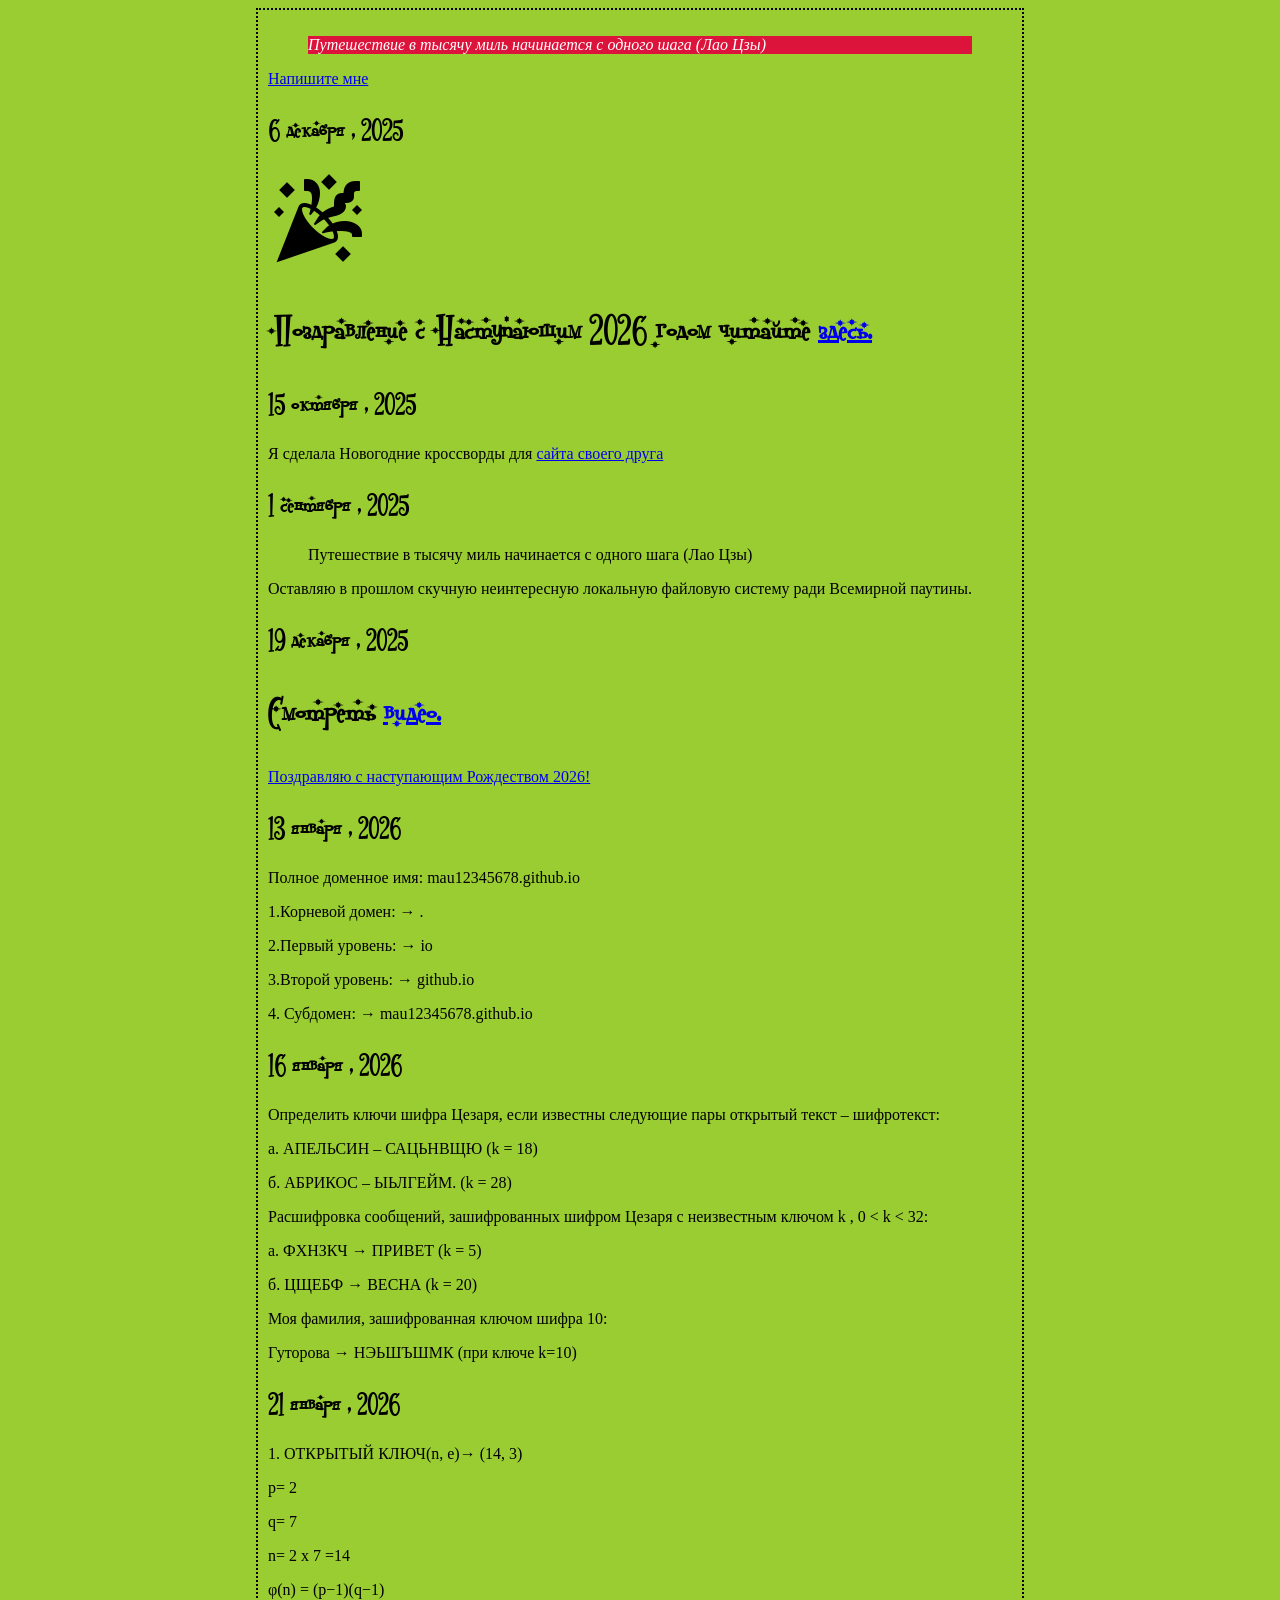
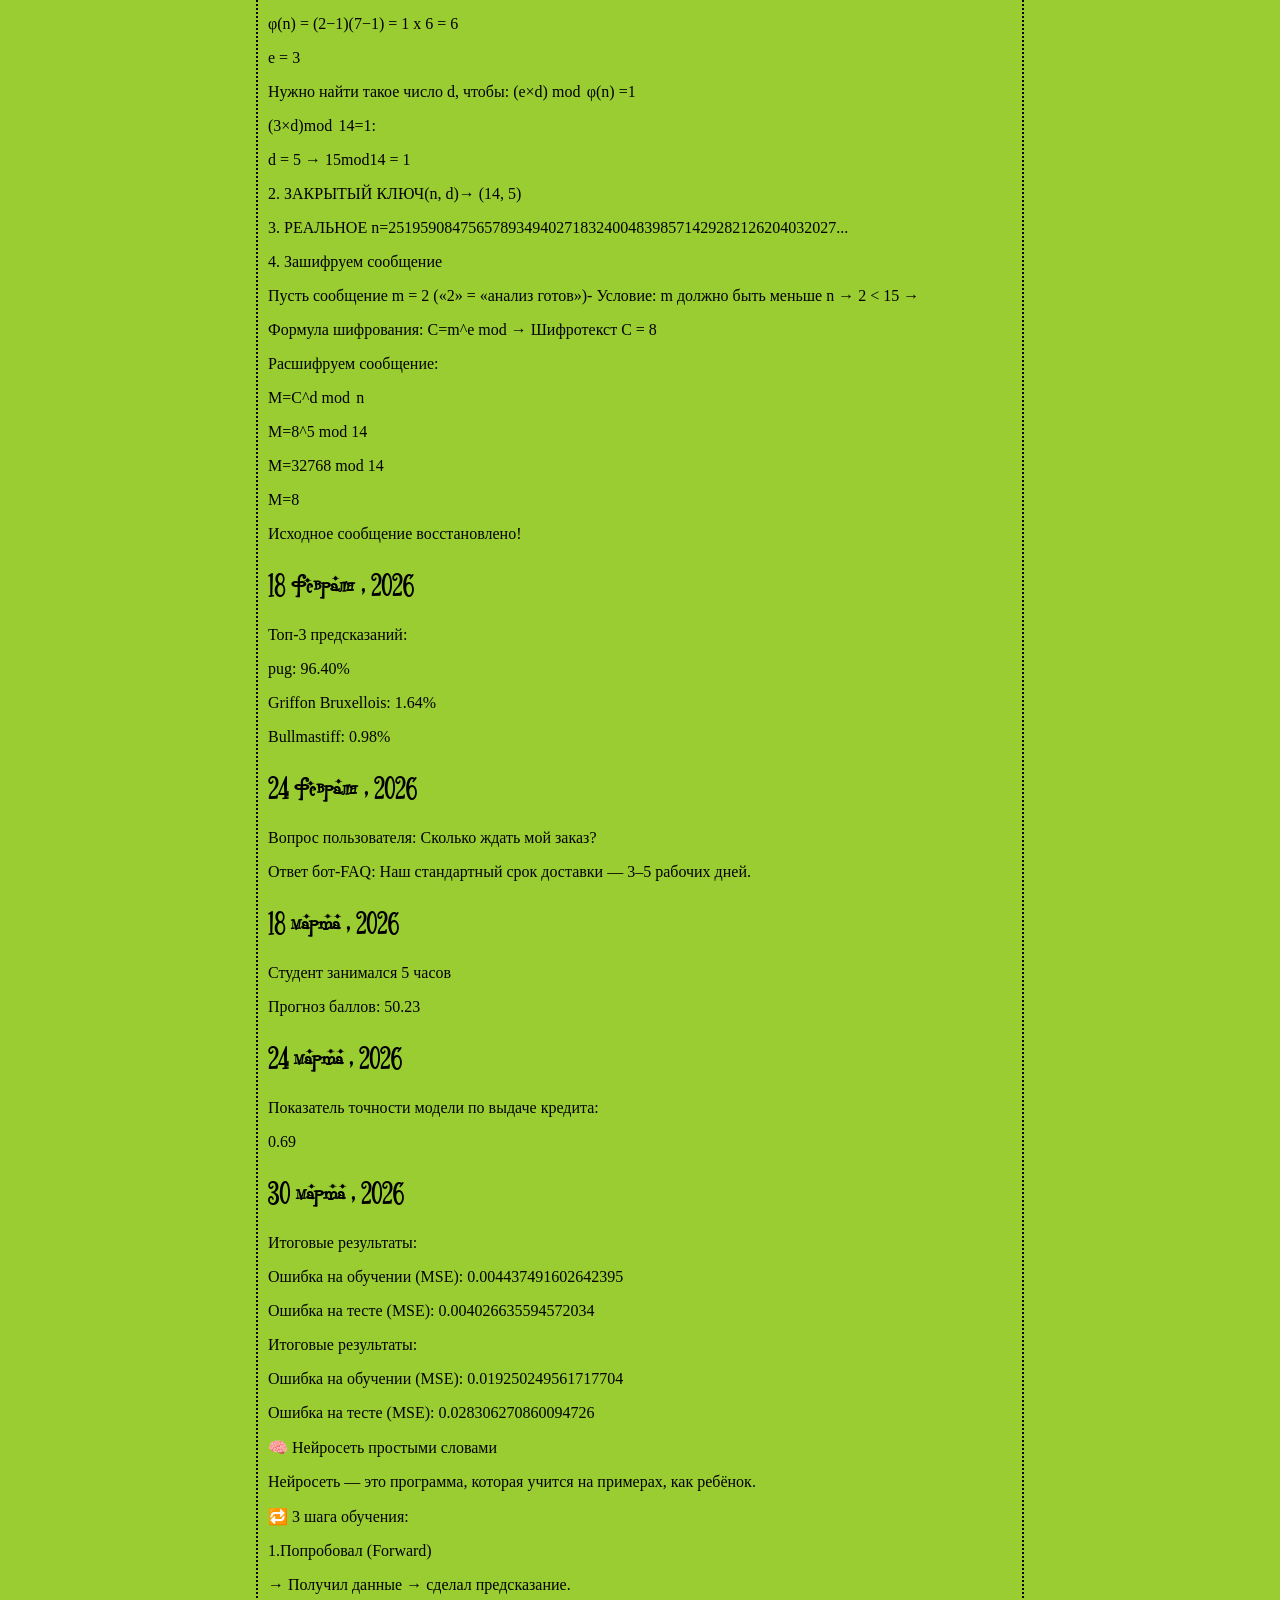
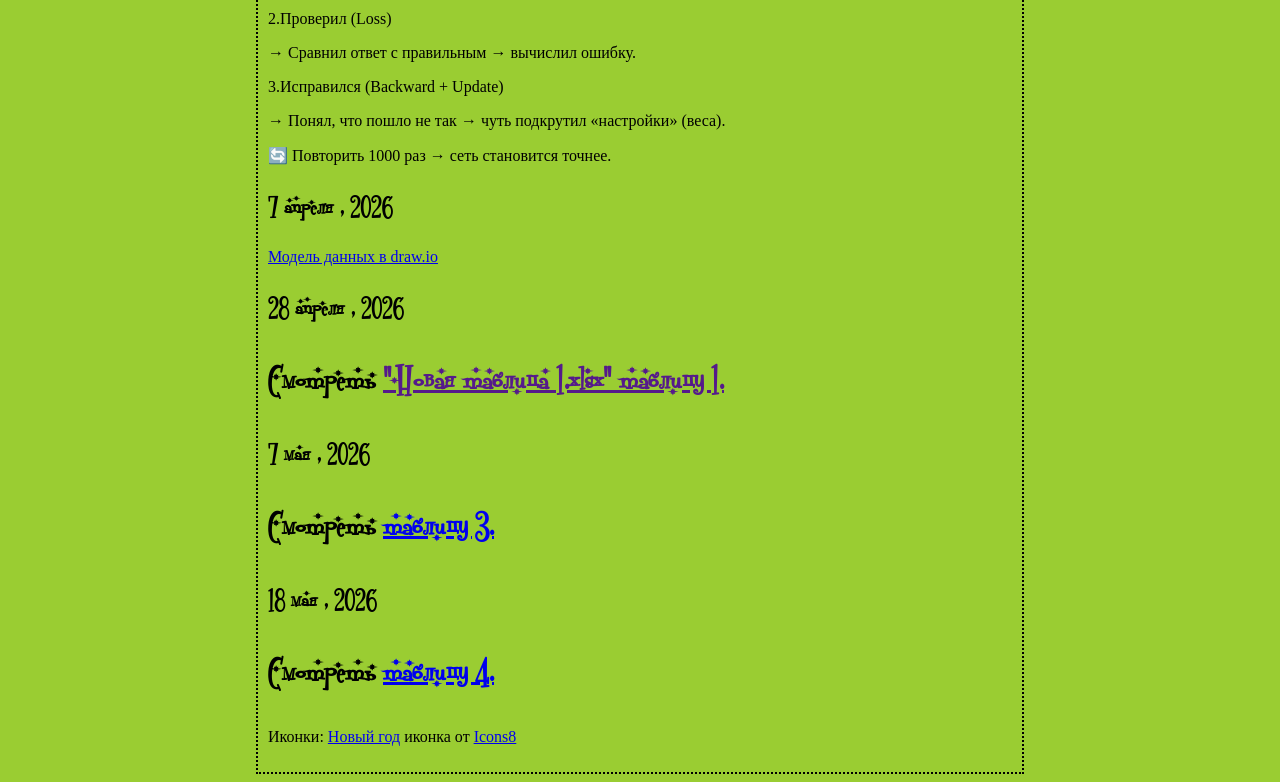
<file: index.html>
<!DOCTYPE html>
<html lang="ru">
    <head>
        <link type="text/css" rel="stylesheet" href="style.css" />
    </head>
    <body>
        <blockquote class="q">Путешествие в тысячу миль начинается с одного шага (Лао Цзы) </blockquote>
        
        <a href="mailto:ccajkovna@gmail.com">Напишите мне</a>
        
        <h2><p class="quote">6 декабря , 2025</h2>
          <img src="Icons/icons8.png" alt="Новый_год">
          <h1><p class="quote">Поздравление с Наступающим 2026 годом читайте <a href="Congratulations2026.html"> здесь.</a> </h1>
        
        <h2><p class="quote"> 15 октября , 2025</h2>
          <p>Я сделала Новогодние кроссворды для <a href="https://ru.wikipedia.org/wiki/Новый_год"  title="Блог моего друга">сайта своего друга</a> </p>
        
        <h2><p class="quote"> 1 сентября , 2025</h2>
          <blockquote>Путешествие в тысячу миль начинается с одного шага (Лао Цзы) </blockquote>
          <p>Оставляю в прошлом скучную неинтересную локальную файловую систему ради Всемирной паутины.</p>
        
        <h2><p class="quote"> 19 декабря , 2025</h2> 
          <p><a Поздравляю с наступающим рождеством 2026</p> 
          <h1><p class="quote"> Смотреть <a href="newTree.mp4">видео.</a> </h1>
          <p><a href="Поздравление_с_Рождеством1.pdf">Поздравляю с наступающим Рождеством 2026!</a></p>
        
        <h2><p class="quote"> 13 января , 2026</h2> 
           <p> Полное доменное имя: mau12345678.github.io <p/>
           <p> 1.Корневой домен: → .<p/>
           <P> 2.Первый уровень: → io <P/>
           <P> 3.Второй уровень: → github.io <P/>
           <P> 4. Субдомен: → mau12345678.github.io </p> 

     <body> 
         <h2><p class="quote"> 16 января , 2026</h2> 
           <p>Определить ключи шифра Цезаря, если известны следующие пары открытый текст – шифротекст: 
           <p>а. АПЕЛЬСИН – САЦЬНВЩЮ (k = 18)</p>
           <p>б. АБРИКОС – ЫЬЛГЕЙМ. (k = 28)</p>
         
           <p>Расшифровка сообщений, зашифрованных шифром Цезаря с неизвестным ключом k , 0 < k < 32: </p>
           <p>а. ФХНЗКЧ → ПРИВЕТ (k = 5)</p>
           <p>б. ЦЩЕБФ → ВЕСНА (k = 20)</p>
           <p> Моя фамилия, зашифрованная ключом шифрa 10:<p/>
           <p>Гуторова → НЭЬШЪШМК (при ключе k=10)</p>
     </body> 

          <h2><p class="quote"> 21 января , 2026</h2>  
          <p>1. ОТКРЫТЫЙ КЛЮЧ(n, e)→ (14, 3)</p>
              <p> p= 2</p>
              <p> q= 7</p>
              <p> n= 2 x 7 =14</p>
              <p> φ(n) = (p−1)(q−1)</p>
              <p> φ(n) = (2−1)(7−1) = 1 x 6 = 6</p>
              <p> e = 3</p>
              <p> Нужно найти такое число d, чтобы: (e×d) mod  φ(n) =1 
              <p> (3×d)mod  14=1:</p> 
              <p> d = 5 → 15mod14 = 1</p>
              <p> </p>
          <p>2. ЗАКРЫТЫЙ КЛЮЧ(n, d)→ (14, 5)</p>
          <p>3. РЕАЛЬНОЕ n=25195908475657893494027183240048398571429282126204032027...</p>
          <p>4. Зашифруем сообщение </p>  
          <p> Пусть сообщение m = 2 («2» = «анализ готов»)- Условие: m должно быть меньше n → 2 < 15 → </p>
          <p> Формула шифрования: C=m^e mod → Шифротекст C = 8 </p>
          <p> Расшифруем сообщение:</p>
          <p> M=C^d mod  n </p>
          <p> M=8^5 mod 14 </p>
          <p> M=32768 mod 14 </p>
          <p> M=8</p>
          <p> Исходное сообщение восстановлено!</p>
          
              
            <h2><p class="quote"> 18 февраля , 2026</h2> 
              <p> Топ-3 предсказаний:</p>
              <p> pug: 96.40%</p>
              <p> Griffon Bruxellois: 1.64%</p>
              <p> Bullmastiff: 0.98%</p>


            <h2><p class="quote"> 24 февраля , 2026</h2> 
                <p>Вопрос пользователя: Сколько ждать мой заказ?</p>
                <p>Ответ бот-FAQ: Наш стандартный срок доставки — 3–5 рабочих дней. </p>

              <h2><p class="quote"> 18 марта , 2026</h2> 
                            <p>Студент занимался 5 часов </p>
                            <p>Прогноз баллов: 50.23</p>
                           
            <h2><p class="quote"> 24 марта , 2026</h2> 
              <p>Показатель точности модели по выдаче кредита: </p>
              <p>0.69</p>

            <h2><p class="quote"> 30 марта , 2026</h2> 
              <p>Итоговые результаты:</p>
              <p>Ошибка на обучении (MSE): 0.004437491602642395</p>
              <p>Ошибка на тесте (MSE): 0.004026635594572034</p>
              <p> </p>
              <p>Итоговые результаты:</p>
              <p>Ошибка на обучении (MSE): 0.019250249561717704</p>
              <p>Ошибка на тесте (MSE): 0.028306270860094726</p>


              <p>🧠 Нейросеть простыми словами</p>
              <p>Нейросеть — это программа, которая учится на примерах, как ребёнок.</p>
              <p>🔁 3 шага обучения:</p>
              <p>1.Попробовал (Forward)</p>
              <p>→ Получил данные → сделал предсказание.</p>
              <p>2.Проверил (Loss)</p>
              <p>→ Сравнил ответ с правильным → вычислил ошибку.</p>
              <p>3.Исправился (Backward + Update)</p>
              <p>→ Понял, что пошло не так → чуть подкрутил «настройки» (веса).</p>
              <p>🔄 Повторить 1000 раз → сеть становится точнее.</p>

            <h2><p class="quote"> 7 апреля , 2026</h2> 
               <p><a href="draw.io.drawio.png">Модель данных в draw.io</a></p>

            <h2><p class="quote"> 28 апреля , 2026</h2> 
               <h1><p class="quote"> Смотреть <a href=>"Новая таблица 1.xlsx" таблицу 1.</a> </h1>
               <p></p>

            <h2><p class="quote"> 7 мая , 2026</h2> 
              <h1><p class="quote"> Смотреть <a href="Новая таблица 3.xlsx">таблицу 3.</a> </h1>

            <h2><p class="quote"> 18 мая , 2026</h2> 
              <h1><p class="quote"> Смотреть <a href="Новая таблица 4.xlsx">таблицу 4.</a> </h1>

              
 <p>Иконки:
  <a target="_blank" href="https://icons8.com/icon/66917/confetti">Новый год</a> иконка от <a target="_blank" href="https://icons8.com">Icons8</a> </p>
  </body>
  </html>
</file>
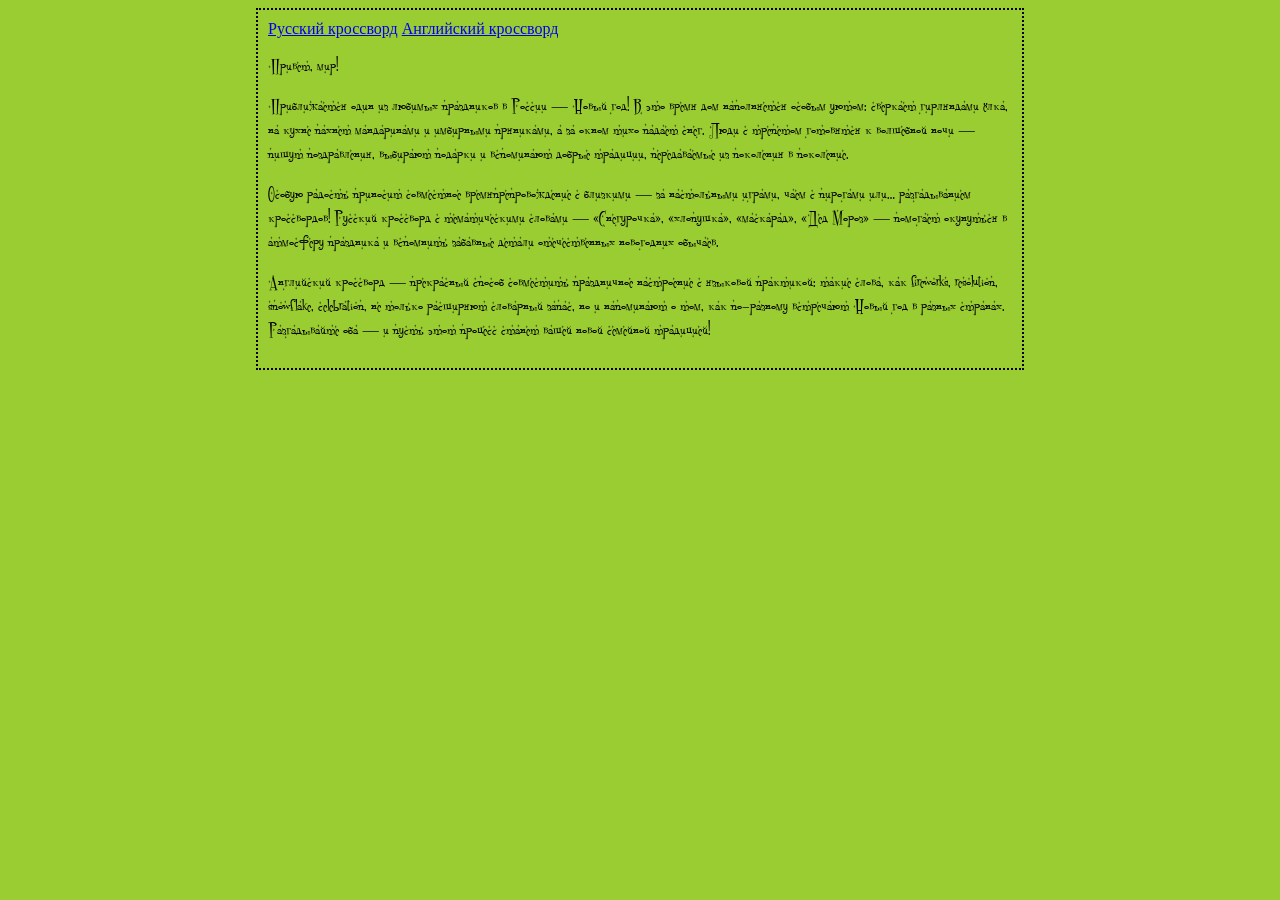
<file: Congratulations2026.html>
<!DOCTYPE html>
<html lang="ru">
<head>
    <a href="krossvordRU.html"> Русский кроссворд</a>
<a href="crossvordEN.html"> Английский кроссворд</a>
     <link type="text/css" rel="stylesheet" href="style.css" />
    <title>Поздравление!</title>
    
    <meta charset="UTF-8">
    <title>Заголовок страницы</title>
</head>
<body>
    <p><p class="quote">Привет, мир!</p>
    <p><p class="quote">Приближается один из любимых праздников в России — Новый год! В это время дом наполняется особым уютом: сверкает гирляндами ёлка, на кухне пахнет мандаринами и имбирными пряниками, а за окном тихо падает снег. Люди с трепетом готовятся к волшебной ночи — пишут поздравления, выбирают подарки и вспоминают добрые традиции, передаваемые из поколения в поколение.
</p>
    <p><p class="quote">Особую радость приносит совместное времяпрепровождение с близкими — за настольными играми, чаем с пирогами или… разгадыванием кроссвордов! Русский кроссворд с тематическими словами — «Снегурочка», «хлопушка», «маскарад», «Дед Мороз» — помогает окунуться в атмосферу праздника и вспомнить забавные детали отечественных новогодних обычаев.</p>
    <p><p class="quote">Английский кроссворд — прекрасный способ совместить праздничное настроение с языковой практикой: такие слова, как fireworks, resolution, snowflake, celebration, не только расширяют словарный запас, но и напоминают о том, как по-разному встречают Новый год в разных странах. Разгадывайте оба — и пусть этот процесс станет вашей новой семейной традицией!</p>


</body>
</html>
</file>
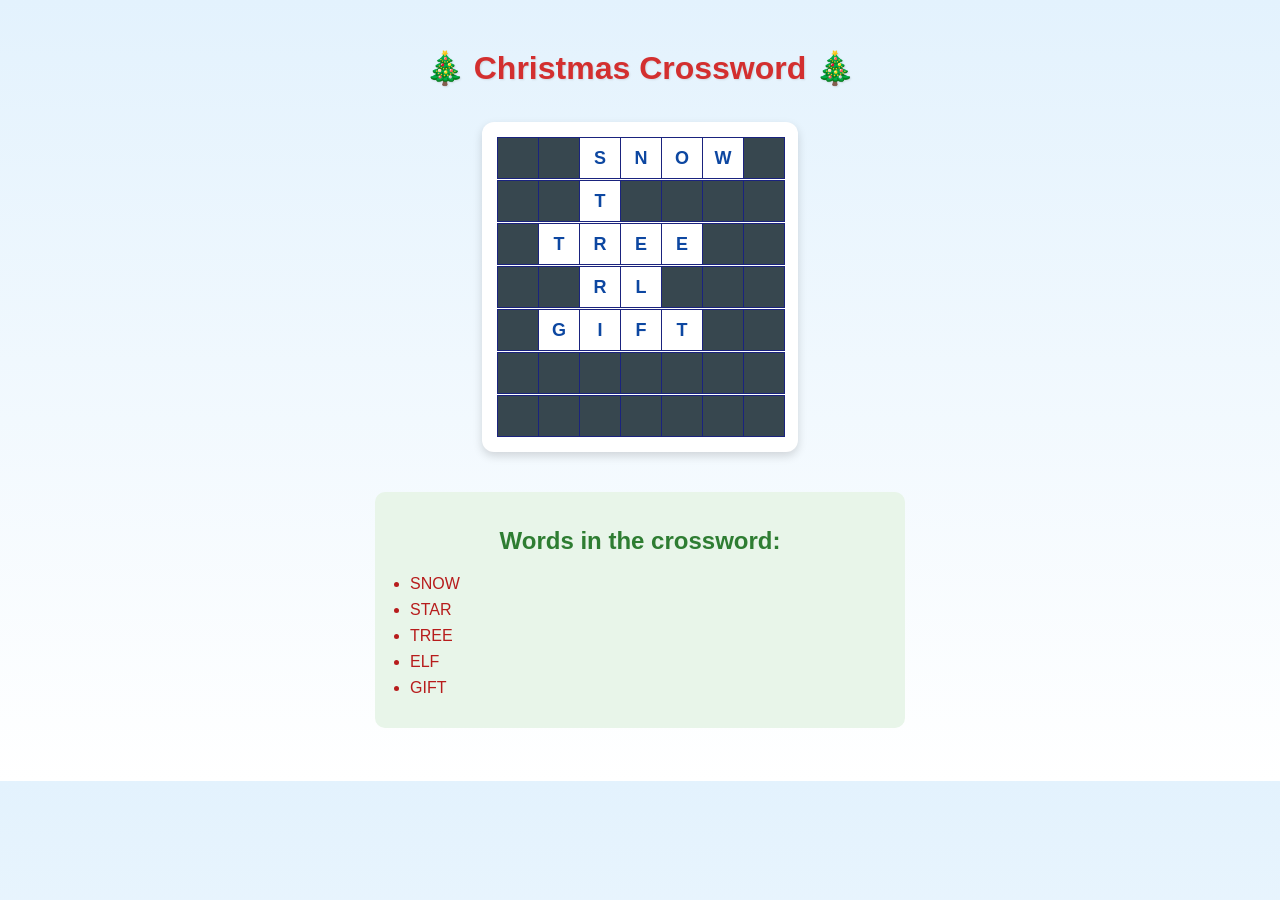
<file: crossvordEN.html>
<!DOCTYPE html>
<html lang="en">
<head>
  <meta charset="UTF-8" />
  <meta name="viewport" content="width=device-width, initial-scale=1.0"/>
  <title>Christmas Crossword</title>
  <style>
    body {
      font-family: Arial, sans-serif;
      background: linear-gradient(to bottom, #e3f2fd, #ffffff);
      text-align: center;
      padding: 20px;
      color: #b71c1c;
    }
    h1 {
      color: #d32f2f;
      text-shadow: 1px 1px 2px rgba(0,0,0,0.1);
      margin-bottom: 20px;
    }
    .crossword-container {
      display: inline-block;
      background: white;
      padding: 15px;
      border-radius: 12px;
      box-shadow: 0 4px 10px rgba(0,0,0,0.15);
      margin: 15px auto;
    }
    .grid {
      display: grid;
      grid-template-columns: repeat(7, 40px);
      grid-gap: 1px;
      margin: 0 auto;
    }
    .cell {
      width: 40px;
      height: 40px;
      background: white;
      border: 1px solid #1a237e;
      display: flex;
      justify-content: center;
      align-items: center;
      font-weight: bold;
      font-size: 18px;
      color: #0d47a1;
      user-select: none;
    }
    .black {
      background: #37474f;
    }
    .word-list {
      max-width: 500px;
      margin: 25px auto;
      padding: 15px;
      background: #e8f5e9;
      border-radius: 10px;
      text-align: left;
    }
    .word-list h2 {
      color: #2e7d32;
      text-align: center;
    }
    .word-list ul {
      padding-left: 20px;
    }
    .word-list li {
      margin: 8px 0;
    }
  </style>
</head>
<body>

  <h1>🎄 Christmas Crossword 🎄</h1>

  <div class="crossword-container">
    <div class="grid" id="crossword"></div>
  </div>

  <div class="word-list">
    <h2>Words in the crossword:</h2>
    <ul>
      <li>SNOW</li>
      <li>STAR</li>
      <li>TREE</li>
      <li>ELF</li>
      <li>GIFT</li>
    </ul>
  </div>

  <script>
    const SIZE = 7;
    const grid = Array(SIZE).fill(null).map(() => Array(SIZE).fill(''));

    const words = [
      { word: 'SNOW', row: 0, col: 2, dir: 'h' },
      { word: 'STAR', row: 0, col: 2, dir: 'v' },
      { word: 'TREE', row: 2, col: 1, dir: 'h' },
      { word: 'ELF', row: 2, col: 3, dir: 'v' },
      { word: 'GIFT', row: 4, col: 1, dir: 'h' },
    ];

    words.forEach(({ word, row, col, dir }) => {
      for (let i = 0; i < word.length; i++) {
        if (dir === 'h') {
          if (row < SIZE && col + i < SIZE) {
            grid[row][col + i] = word[i];
          }
        } else if (dir === 'v') {
          if (row + i < SIZE && col < SIZE) {
            grid[row + i][col] = word[i];
          }
        }
      }
    });

    const crosswordEl = document.getElementById('crossword');
    for (let r = 0; r < SIZE; r++) {
      for (let c = 0; c < SIZE; c++) {
        const cell = document.createElement('div');
        cell.classList.add('cell');
        if (grid[r][c] === '') {
          cell.classList.add('black');
        } else {
          cell.textContent = grid[r][c];
        }
        crosswordEl.appendChild(cell);
      }
    }
  </script>

</body>
</html>
</file>
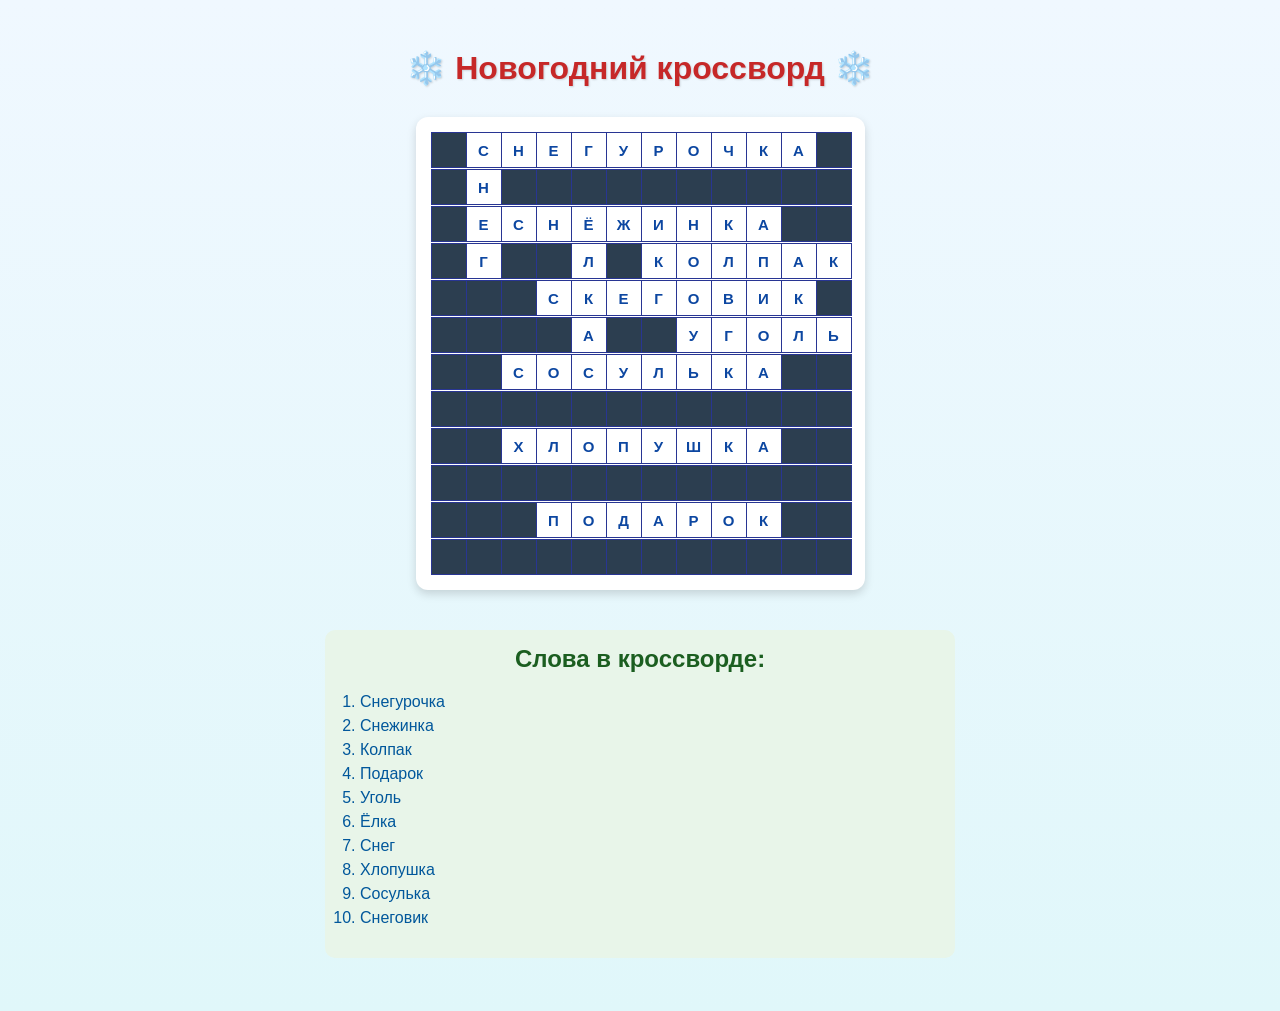
<file: krossvordRU.html>
<!DOCTYPE html>
<html lang="ru">
<head>
  <meta charset="UTF-8" />
  <meta name="viewport" content="width=device-width, initial-scale=1.0"/>
  <title>Новогодний кроссворд</title>
  <style>
    body {
      font-family: 'Arial', sans-serif;
      background: linear-gradient(to bottom, #f0f8ff, #e0f7fa);
      text-align: center;
      padding: 20px;
      color: #01579b;
    }
    h1 {
      color: #c62828;
      text-shadow: 1px 1px 2px rgba(0,0,0,0.15);
      margin-bottom: 15px;
    }
    .crossword-container {
      display: inline-block;
      background: white;
      padding: 15px;
      border-radius: 12px;
      box-shadow: 0 4px 10px rgba(0,0,0,0.15);
      margin: 15px auto;
    }
    .grid {
      display: grid;
      grid-template-columns: repeat(12, 34px);
      grid-gap: 1px;
      margin: 0 auto;
    }
    .cell {
      width: 34px;
      height: 34px;
      background: white;
      border: 1px solid #283593;
      display: flex;
      justify-content: center;
      align-items: center;
      font-weight: bold;
      font-size: 15px;
      color: #0d47a1;
      user-select: none;
    }
    .black {
      background: #2c3e50;
    }
    .word-list {
      max-width: 600px;
      margin: 25px auto;
      padding: 15px;
      background: #e8f5e9;
      border-radius: 10px;
      text-align: left;
    }
    .word-list h2 {
      color: #1b5e20;
      text-align: center;
      margin-top: 0;
    }
    .word-list ol {
      padding-left: 20px;
    }
    .word-list li {
      margin: 6px 0;
    }
  </style>
</head>
<body>

  <h1>❄️ Новогодний кроссворд ❄️</h1>

  <div class="crossword-container">
    <div class="grid" id="crossword"></div>
  </div>

  <div class="word-list">
    <h2>Слова в кроссворде:</h2>
    <ol>
      <li>Снегурочка</li>
      <li>Снежинка</li>
      <li>Колпак</li>
      <li>Подарок</li>
      <li>Уголь</li>
      <li>Ёлка</li>
      <li>Снег</li>
      <li>Хлопушка</li>
      <li>Сосулька</li>
      <li>Снеговик</li>
    </ol>
  </div>

  <script>
    // Инициализация пустой сетки 12x12
    const SIZE = 12;
    const grid = Array(SIZE).fill(null).map(() => Array(SIZE).fill(''));

    // Вручную размещённые слова с пересечениями
    const words = [
      // Горизонтальные (row, col, word)
      { word: 'СНЕГУРОЧКА', row: 0, col: 1, dir: 'h' }, // 10 букв: col 1–10
      { word: 'СНЕЖИНКА',  row: 2, col: 2, dir: 'h' },  // 9 букв: col 2–10
      { word: 'СНЕГОВИК',  row: 4, col: 3, dir: 'h' },  // 8 букв: col 3–10
      { word: 'СОСУЛЬКА',  row: 6, col: 2, dir: 'h' },  // 8 букв: col 2–9
      { word: 'ХЛОПУШКА',  row: 8, col: 2, dir: 'h' },  // 8 букв: col 2–9
      { word: 'ПОДАРОК',   row: 10, col: 3, dir: 'h' }, // 7 букв: col 3–9
      { word: 'КОЛПАК',    row: 3, col: 6, dir: 'h' },  // 6 букв: col 6–11
      { word: 'УГОЛЬ',     row: 5, col: 7, dir: 'h' },  // 5 букв: col 7–11

      // Вертикальные
      { word: 'СНЕГ',      row: 0, col: 1, dir: 'v' },  // С из "Снегурочки" → вниз: С,Н,Е,Г
      { word: 'ЁЛКА',      row: 2, col: 4, dir: 'v' },  // Ё из "Снежинки" (позиция [2][4] = 'Ё') → вниз: Ё,Л,К,А
    ];

    // Заполнение сетки
    words.forEach(item => {
      const { word, row, col, dir } = item;
      for (let i = 0; i < word.length; i++) {
        if (dir === 'h') {
          if (row < SIZE && col + i < SIZE) {
            grid[row][col + i] = word[i];
          }
        } else if (dir === 'v') {
          if (row + i < SIZE && col < SIZE) {
            grid[row + i][col] = word[i];
          }
        }
      }
    });

    // Генерация HTML-сетки
    const crosswordEl = document.getElementById('crossword');
    for (let r = 0; r < SIZE; r++) {
      for (let c = 0; c < SIZE; c++) {
        const cell = document.createElement('div');
        cell.classList.add('cell');
        if (grid[r][c] === '') {
          cell.classList.add('black');
        } else {
          cell.textContent = grid[r][c];
        }
        crosswordEl.appendChild(cell);
      }
    }
  </script>

</body>
</html>
</file>
<file: style.css>
@font-face {
	font-family: "Pudelinka";
	src: url("Fonts/pudelinka.ttf" ) format('truetype');
	font-weight: normal;
	font-style: normal;
}
body{
blockquote.q {
color: white;
font-style: italic;
	background-color: #DC143C;
}
	background-color: #9ACD32;
	margin-left: 20%;
	margin-right: 20%;
	border: 2px dotted black;
	padding: 10px 10px 10px 10px;
	font-family: sans serif;
    }
p.quote { font-family: "Pudelinka", cursive;}
</file>
